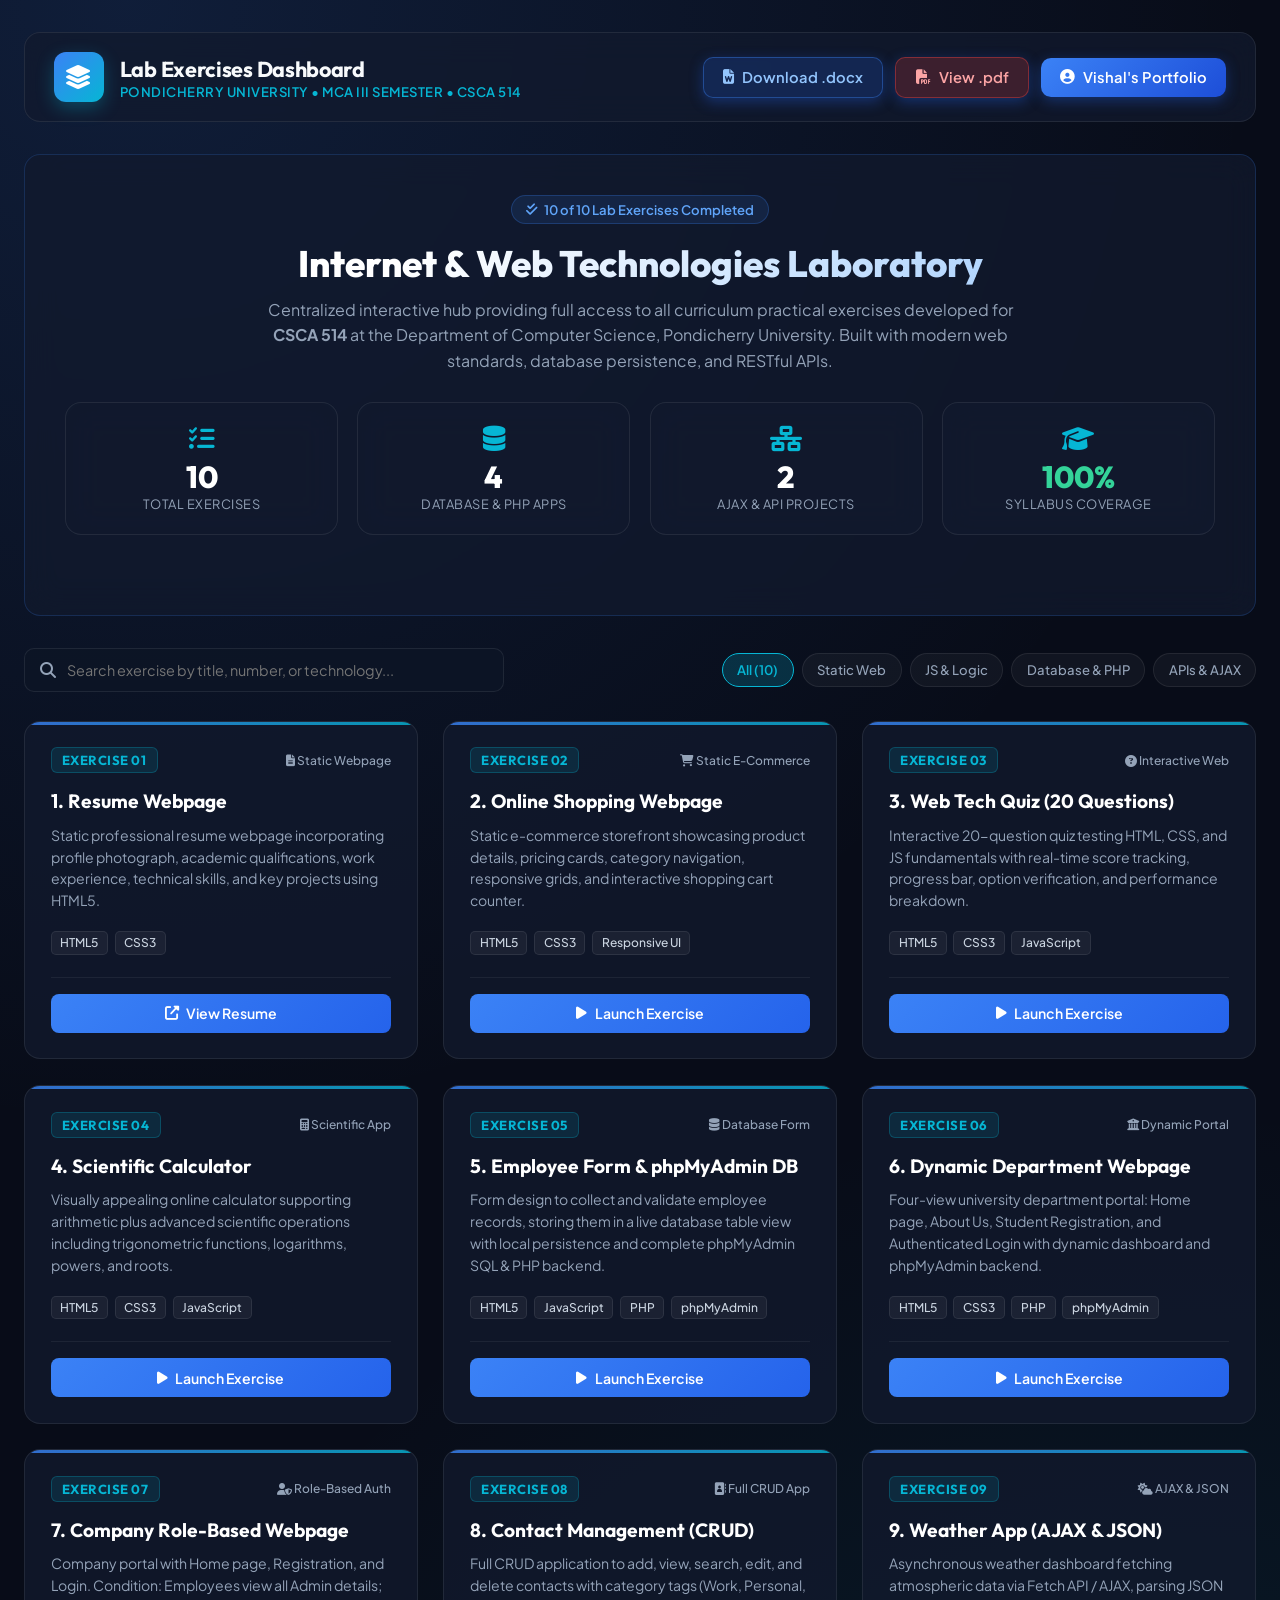
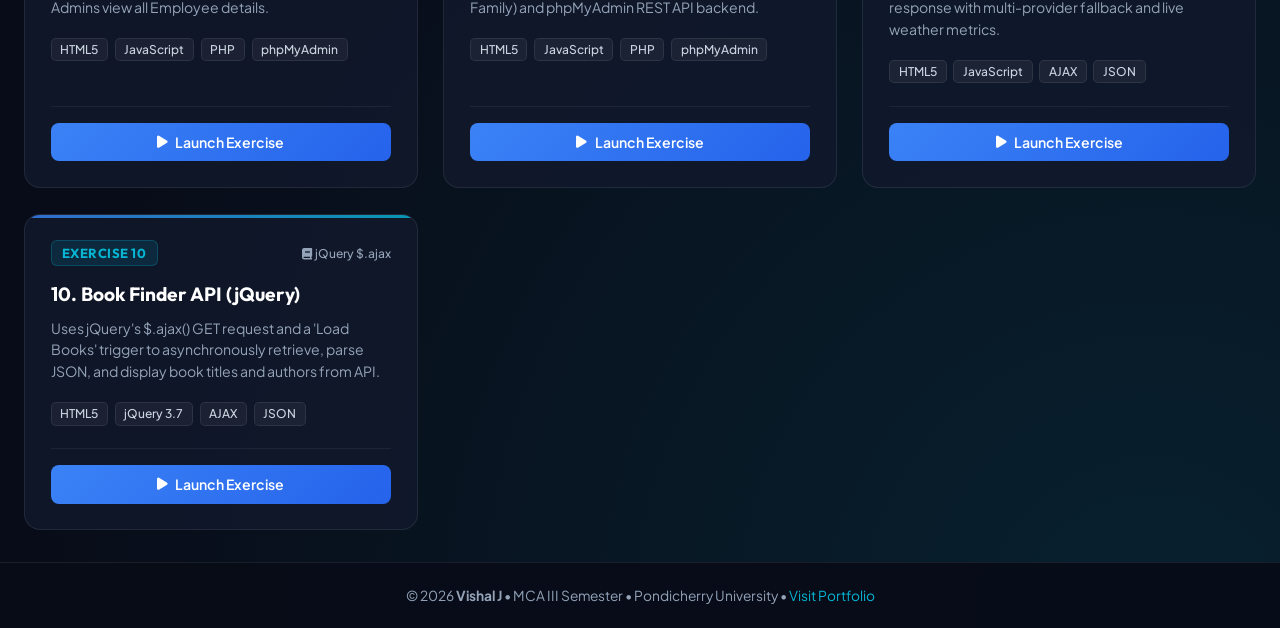
<file: index.html>
<!DOCTYPE html>
<html lang="en">
<head>
    <meta charset="UTF-8">
    <meta name="viewport" content="width=device-width, initial-scale=1.0">
    <title>CSCA 514: Web Technologies Lab Dashboard | Vishal J</title>
    <!-- Google Fonts -->
    <link rel="preconnect" href="https://fonts.googleapis.com">
    <link rel="preconnect" href="https://fonts.gstatic.com" crossorigin>
    <link href="https://fonts.googleapis.com/css2?family=Outfit:wght@500;600;700;800&family=Plus+Jakarta+Sans:wght@400;500;600;700&display=swap" rel="stylesheet">
    <!-- Font Awesome -->
    <link rel="stylesheet" href="https://cdnjs.cloudflare.com/ajax/libs/font-awesome/6.4.0/css/all.min.css">
    <!-- Custom CSS -->
    <link rel="stylesheet" href="style.css">
</head>
<body>

    <div class="dashboard-container">
        <!-- Top Navigation Bar -->
        <header class="top-header glass">
            <div class="header-brand">
                <div class="brand-icon">
                    <i class="fas fa-layer-group"></i>
                </div>
                <div class="brand-info">
                    <h1>Lab Exercises Dashboard</h1>
                    <p>Pondicherry University &bull; MCA III Semester &bull; CSCA 514</p>
                </div>
            </div>

            <div class="header-actions" style="display: flex; gap: 0.75rem; flex-wrap: wrap;">
                <a href="./MCA_Web_Technologies_Lab_Exercises.docx" download class="portfolio-link-btn" style="background: rgba(37, 99, 235, 0.2); border: 1px solid rgba(59, 130, 246, 0.4); color: #93c5fd;" title="Download Word Document">
                    <i class="fas fa-file-word"></i> Download .docx
                </a>
                <a href="./MCA_Web_Technologies_Lab_Exercises.pdf" target="_blank" class="portfolio-link-btn" style="background: rgba(239, 68, 68, 0.2); border: 1px solid rgba(239, 68, 68, 0.4); color: #fca5a5;" title="View PDF Document">
                    <i class="fas fa-file-pdf"></i> View .pdf
                </a>
                <a href="./portfolio/index.html" class="portfolio-link-btn" title="View Full Developer Portfolio">
                    <i class="fas fa-user-circle"></i> Vishal's Portfolio
                </a>
            </div>
        </header>

        <!-- Main Hero Panel -->
        <section class="hero-panel glass">
            <div class="hero-badge">
                <i class="fas fa-check-double"></i> 10 of 10 Lab Exercises Completed
            </div>
            <h2>Internet & Web Technologies Laboratory</h2>
            <p>
                Centralized interactive hub providing full access to all curriculum practical exercises developed for <strong>CSCA 514</strong> at the Department of Computer Science, Pondicherry University. Built with modern web standards, database persistence, and RESTful APIs.
            </p>

            <!-- Stats Bar -->
            <div class="stats-grid">
                <div class="stat-card glass">
                    <i class="fas fa-tasks stat-icon"></i>
                    <div class="stat-num" id="statTotal">10</div>
                    <div class="stat-label">Total Exercises</div>
                </div>
                <div class="stat-card glass">
                    <i class="fas fa-database stat-icon"></i>
                    <div class="stat-num">4</div>
                    <div class="stat-label">Database & PHP Apps</div>
                </div>
                <div class="stat-card glass">
                    <i class="fas fa-network-wired stat-icon"></i>
                    <div class="stat-num">2</div>
                    <div class="stat-label">AJAX & API Projects</div>
                </div>
                <div class="stat-card glass">
                    <i class="fas fa-graduation-cap stat-icon"></i>
                    <div class="stat-num" style="color: #34d399;">100%</div>
                    <div class="stat-label">Syllabus Coverage</div>
                </div>
            </div>
        </section>

        <!-- Search and Filter Controls -->
        <div class="controls-bar">
            <div class="search-box">
                <i class="fas fa-search"></i>
                <input type="text" id="exerciseSearch" placeholder="Search exercise by title, number, or technology...">
            </div>

            <div class="filter-pills">
                <button type="button" class="pill-btn active" data-category="all">All (10)</button>
                <button type="button" class="pill-btn" data-category="static">Static Web</button>
                <button type="button" class="pill-btn" data-category="javascript">JS & Logic</button>
                <button type="button" class="pill-btn" data-category="database">Database & PHP</button>
                <button type="button" class="pill-btn" data-category="api">APIs & AJAX</button>
            </div>
        </div>

        <!-- 10 Lab Exercises Grid -->
        <main class="exercises-grid" id="exercisesGrid">

            <!-- Exercise 1 -->
            <article class="exercise-card" data-category="static" data-search="1 resume webpage html static profile cv">
                <div>
                    <div class="card-top">
                        <span class="ex-number">Exercise 01</span>
                        <span class="category-tag"><i class="fas fa-file-alt"></i> Static Webpage</span>
                    </div>
                    <h3 class="card-title">1. Resume Webpage</h3>
                    <p class="card-desc">
                        Static professional resume webpage incorporating profile photograph, academic qualifications, work experience, technical skills, and key projects using HTML5.
                    </p>
                    <div class="card-tech-stack">
                        <span class="tech-tag">HTML5</span>
                        <span class="tech-tag">CSS3</span>
                    </div>
                </div>
                <div class="card-action">
                    <a href="portfolio/lab-exercises/resume/index.html" class="btn-launch">
                        <i class="fas fa-external-link-alt"></i> View Resume
                    </a>
                </div>
            </article>

            <!-- Exercise 2 -->
            <article class="exercise-card" data-category="static" data-search="2 online shopping webpage product details static e-commerce petstore">
                <div>
                    <div class="card-top">
                        <span class="ex-number">Exercise 02</span>
                        <span class="category-tag"><i class="fas fa-shopping-cart"></i> Static E-Commerce</span>
                    </div>
                    <h3 class="card-title">2. Online Shopping Webpage</h3>
                    <p class="card-desc">
                        Static e-commerce storefront showcasing product details, pricing cards, category navigation, responsive grids, and interactive shopping cart counter.
                    </p>
                    <div class="card-tech-stack">
                        <span class="tech-tag">HTML5</span>
                        <span class="tech-tag">CSS3</span>
                        <span class="tech-tag">Responsive UI</span>
                    </div>
                </div>
                <div class="card-action">
                    <a href="portfolio/lab-exercises/shopping/index.html" class="btn-launch">
                        <i class="fas fa-play"></i> Launch Exercise
                    </a>
                </div>
            </article>

            <!-- Exercise 3 -->
            <article class="exercise-card" data-category="javascript" data-search="3 simple quiz 20 questions display user score timer multiple choice">
                <div>
                    <div class="card-top">
                        <span class="ex-number">Exercise 03</span>
                        <span class="category-tag"><i class="fas fa-question-circle"></i> Interactive Web</span>
                    </div>
                    <h3 class="card-title">3. Web Tech Quiz (20 Questions)</h3>
                    <p class="card-desc">
                        Interactive 20-question quiz testing HTML, CSS, and JS fundamentals with real-time score tracking, progress bar, option verification, and performance breakdown.
                    </p>
                    <div class="card-tech-stack">
                        <span class="tech-tag">HTML5</span>
                        <span class="tech-tag">CSS3</span>
                        <span class="tech-tag">JavaScript</span>
                    </div>
                </div>
                <div class="card-action">
                    <a href="portfolio/lab-exercises/quiz/index.html" class="btn-launch">
                        <i class="fas fa-play"></i> Launch Exercise
                    </a>
                </div>
            </article>

            <!-- Exercise 4 -->
            <article class="exercise-card" data-category="javascript" data-search="4 online calculator basic scientific functions user friendly math">
                <div>
                    <div class="card-top">
                        <span class="ex-number">Exercise 04</span>
                        <span class="category-tag"><i class="fas fa-calculator"></i> Scientific App</span>
                    </div>
                    <h3 class="card-title">4. Scientific Calculator</h3>
                    <p class="card-desc">
                        Visually appealing online calculator supporting arithmetic plus advanced scientific operations including trigonometric functions, logarithms, powers, and roots.
                    </p>
                    <div class="card-tech-stack">
                        <span class="tech-tag">HTML5</span>
                        <span class="tech-tag">CSS3</span>
                        <span class="tech-tag">JavaScript</span>
                    </div>
                </div>
                <div class="card-action">
                    <a href="portfolio/lab-exercises/calculator/index.html" class="btn-launch">
                        <i class="fas fa-play"></i> Launch Exercise
                    </a>
                </div>
            </article>

            <!-- Exercise 5 -->
            <article class="exercise-card" data-category="database" data-search="5 employee details form table phpmyadmin database mysql insert">
                <div>
                    <div class="card-top">
                        <span class="ex-number">Exercise 05</span>
                        <span class="category-tag"><i class="fas fa-database"></i> Database Form</span>
                    </div>
                    <h3 class="card-title">5. Employee Form & phpMyAdmin DB</h3>
                    <p class="card-desc">
                        Form design to collect and validate employee records, storing them in a live database table view with local persistence and complete phpMyAdmin SQL & PHP backend.
                    </p>
                    <div class="card-tech-stack">
                        <span class="tech-tag">HTML5</span>
                        <span class="tech-tag">JavaScript</span>
                        <span class="tech-tag">PHP</span>
                        <span class="tech-tag">phpMyAdmin</span>
                    </div>
                </div>
                <div class="card-action">
                    <a href="portfolio/lab-exercises/employee-form/index.html" class="btn-launch">
                        <i class="fas fa-play"></i> Launch Exercise
                    </a>
                </div>
            </article>

            <!-- Exercise 6 -->
            <article class="exercise-card" data-category="database" data-search="6 department webpage front-end back-end database home page login registration about us pondicherry university">
                <div>
                    <div class="card-top">
                        <span class="ex-number">Exercise 06</span>
                        <span class="category-tag"><i class="fas fa-university"></i> Dynamic Portal</span>
                    </div>
                    <h3 class="card-title">6. Dynamic Department Webpage</h3>
                    <p class="card-desc">
                        Four-view university department portal: Home page, About Us, Student Registration, and Authenticated Login with dynamic dashboard and phpMyAdmin backend.
                    </p>
                    <div class="card-tech-stack">
                        <span class="tech-tag">HTML5</span>
                        <span class="tech-tag">CSS3</span>
                        <span class="tech-tag">PHP</span>
                        <span class="tech-tag">phpMyAdmin</span>
                    </div>
                </div>
                <div class="card-action">
                    <a href="portfolio/lab-exercises/department-webpage/index.html" class="btn-launch">
                        <i class="fas fa-play"></i> Launch Exercise
                    </a>
                </div>
            </article>

            <!-- Exercise 7 -->
            <article class="exercise-card" data-category="database" data-search="7 company webpage employee admin role authenticate view details registration login">
                <div>
                    <div class="card-top">
                        <span class="ex-number">Exercise 07</span>
                        <span class="category-tag"><i class="fas fa-user-shield"></i> Role-Based Auth</span>
                    </div>
                    <h3 class="card-title">7. Company Role-Based Webpage</h3>
                    <p class="card-desc">
                        Company portal with Home page, Registration, and Login. Condition: Employees view all Admin details; Admins view all Employee details.
                    </p>
                    <div class="card-tech-stack">
                        <span class="tech-tag">HTML5</span>
                        <span class="tech-tag">JavaScript</span>
                        <span class="tech-tag">PHP</span>
                        <span class="tech-tag">phpMyAdmin</span>
                    </div>
                </div>
                <div class="card-action">
                    <a href="portfolio/lab-exercises/company-webpage/index.html" class="btn-launch">
                        <i class="fas fa-play"></i> Launch Exercise
                    </a>
                </div>
            </article>

            <!-- Exercise 8 -->
            <article class="exercise-card" data-category="database" data-search="8 contact management application crud add view edit delete phpmyadmin contacts">
                <div>
                    <div class="card-top">
                        <span class="ex-number">Exercise 08</span>
                        <span class="category-tag"><i class="fas fa-address-book"></i> Full CRUD App</span>
                    </div>
                    <h3 class="card-title">8. Contact Management (CRUD)</h3>
                    <p class="card-desc">
                        Full CRUD application to add, view, search, edit, and delete contacts with category tags (Work, Personal, Family) and phpMyAdmin REST API backend.
                    </p>
                    <div class="card-tech-stack">
                        <span class="tech-tag">HTML5</span>
                        <span class="tech-tag">JavaScript</span>
                        <span class="tech-tag">PHP</span>
                        <span class="tech-tag">phpMyAdmin</span>
                    </div>
                </div>
                <div class="card-action">
                    <a href="portfolio/lab-exercises/contact-management/index.html" class="btn-launch">
                        <i class="fas fa-play"></i> Launch Exercise
                    </a>
                </div>
            </article>

            <!-- Exercise 9 -->
            <article class="exercise-card" data-category="api" data-search="9 ajax json fetch display data weather api temperature condition forecast">
                <div>
                    <div class="card-top">
                        <span class="ex-number">Exercise 09</span>
                        <span class="category-tag"><i class="fas fa-cloud-sun"></i> AJAX & JSON</span>
                    </div>
                    <h3 class="card-title">9. Weather App (AJAX & JSON)</h3>
                    <p class="card-desc">
                        Asynchronous weather dashboard fetching atmospheric data via Fetch API / AJAX, parsing JSON response with multi-provider fallback and live weather metrics.
                    </p>
                    <div class="card-tech-stack">
                        <span class="tech-tag">HTML5</span>
                        <span class="tech-tag">JavaScript</span>
                        <span class="tech-tag">AJAX</span>
                        <span class="tech-tag">JSON</span>
                    </div>
                </div>
                <div class="card-action">
                    <a href="portfolio/lab-exercises/weather-app/index.html" class="btn-launch">
                        <i class="fas fa-play"></i> Launch Exercise
                    </a>
                </div>
            </article>

            <!-- Exercise 10 -->
            <article class="exercise-card" data-category="api" data-search="10 jquery fetch display data books api load books $.ajax get titles authors">
                <div>
                    <div class="card-top">
                        <span class="ex-number">Exercise 10</span>
                        <span class="category-tag"><i class="fas fa-book"></i> jQuery $.ajax</span>
                    </div>
                    <h3 class="card-title">10. Book Finder API (jQuery)</h3>
                    <p class="card-desc">
                        Uses jQuery's $.ajax() GET request and a 'Load Books' trigger to asynchronously retrieve, parse JSON, and display book titles and authors from API.
                    </p>
                    <div class="card-tech-stack">
                        <span class="tech-tag">HTML5</span>
                        <span class="tech-tag">jQuery 3.7</span>
                        <span class="tech-tag">AJAX</span>
                        <span class="tech-tag">JSON</span>
                    </div>
                </div>
                <div class="card-action">
                    <a href="portfolio/lab-exercises/book-finder/index.html" class="btn-launch">
                        <i class="fas fa-play"></i> Launch Exercise
                    </a>
                </div>
            </article>

        </main>
    </div>

    <!-- Footer -->
    <footer>
        <p>
            &copy; 2026 <strong>Vishal J</strong> &bull; MCA III Semester &bull; Pondicherry University &bull; 
            <a href="./portfolio/index.html">Visit Portfolio</a>
        </p>
    </footer>

    <!-- Interactive Filter & Search Script -->
    <script>
        document.addEventListener('DOMContentLoaded', () => {
            const searchInput = document.getElementById('exerciseSearch');
            const filterBtns = document.querySelectorAll('.pill-btn');
            const cards = document.querySelectorAll('.exercise-card');
            const statTotal = document.getElementById('statTotal');

            let activeCategory = 'all';
            let searchQuery = '';

            function filterCards() {
                let visibleCount = 0;

                cards.forEach(card => {
                    const category = card.getAttribute('data-category');
                    const searchData = card.getAttribute('data-search') || '';

                    const matchesCategory = (activeCategory === 'all' || category === activeCategory);
                    const matchesSearch = !searchQuery || searchData.includes(searchQuery);

                    if (matchesCategory && matchesSearch) {
                        card.style.display = 'flex';
                        visibleCount++;
                    } else {
                        card.style.display = 'none';
                    }
                });

                if (statTotal) statTotal.textContent = visibleCount;
            }

            if (searchInput) {
                searchInput.addEventListener('input', (e) => {
                    searchQuery = e.target.value.toLowerCase().trim();
                    filterCards();
                });
            }

            filterBtns.forEach(btn => {
                btn.addEventListener('click', () => {
                    filterBtns.forEach(b => b.classList.remove('active'));
                    btn.classList.add('active');
                    activeCategory = btn.getAttribute('data-category');
                    filterCards();
                });
            });
        });
    </script>
</body>
</html>
</file>
<file: style.css>
@import url('https://fonts.googleapis.com/css2?family=Plus+Jakarta+Sans:wght@300;400;500;600;700;800&family=Outfit:wght@500;600;700;800&display=swap');

:root {
    --bg-dark: #080c18;
    --card-bg: rgba(18, 26, 46, 0.75);
    --card-hover: rgba(28, 40, 70, 0.85);
    --border-glass: rgba(255, 255, 255, 0.08);
    --primary: #3b82f6;
    --primary-light: #60a5fa;
    --accent: #06b6d4;
    --accent-glow: rgba(6, 182, 212, 0.25);
    --text-main: #f8fafc;
    --text-muted: #94a3b8;
    --success: #10b981;
    --warning: #f59e0b;
}

* {
    margin: 0;
    padding: 0;
    box-sizing: border-box;
    font-family: 'Plus Jakarta Sans', sans-serif;
}

h1, h2, h3, h4, .brand-title, .stat-num {
    font-family: 'Outfit', sans-serif;
}

body {
    background-color: var(--bg-dark);
    background-image: 
        radial-gradient(circle at 10% 0%, rgba(59, 130, 246, 0.15) 0%, transparent 45%),
        radial-gradient(circle at 90% 100%, rgba(6, 182, 212, 0.12) 0%, transparent 45%);
    color: var(--text-main);
    min-height: 100vh;
    display: flex;
    flex-direction: column;
}

.dashboard-container {
    max-width: 1320px;
    margin: 0 auto;
    padding: 2rem 1.5rem;
    flex: 1;
    width: 100%;
}

/* Glass Panels */
.glass {
    background: var(--card-bg);
    backdrop-filter: blur(16px);
    -webkit-backdrop-filter: blur(16px);
    border: 1px solid var(--border-glass);
    border-radius: 16px;
}

/* Top Header */
.top-header {
    display: flex;
    justify-content: space-between;
    align-items: center;
    padding: 1.2rem 1.8rem;
    margin-bottom: 2rem;
    flex-wrap: wrap;
    gap: 1.2rem;
}

.header-brand {
    display: flex;
    align-items: center;
    gap: 1rem;
}

.brand-icon {
    width: 50px;
    height: 50px;
    border-radius: 12px;
    background: linear-gradient(135deg, var(--primary), var(--accent));
    display: flex;
    align-items: center;
    justify-content: center;
    font-size: 1.5rem;
    color: #ffffff;
    box-shadow: 0 6px 18px rgba(6, 182, 212, 0.3);
}

.brand-info h1 {
    font-size: 1.35rem;
    font-weight: 700;
    letter-spacing: -0.3px;
}

.brand-info p {
    font-size: 0.82rem;
    color: var(--accent);
    font-weight: 600;
    letter-spacing: 0.5px;
    text-transform: uppercase;
}

.header-actions {
    display: flex;
    align-items: center;
    gap: 0.8rem;
}

.portfolio-link-btn {
    background: linear-gradient(135deg, var(--primary), #1d4ed8);
    color: #ffffff;
    text-decoration: none;
    font-size: 0.92rem;
    font-weight: 600;
    padding: 0.65rem 1.2rem;
    border-radius: 10px;
    display: inline-flex;
    align-items: center;
    gap: 0.5rem;
    box-shadow: 0 4px 14px rgba(37, 99, 235, 0.35);
    transition: all 0.25s ease;
}

.portfolio-link-btn:hover {
    transform: translateY(-2px);
    box-shadow: 0 6px 20px rgba(37, 99, 235, 0.5);
}

/* Hero Section */
.hero-panel {
    padding: 2.5rem;
    margin-bottom: 2rem;
    text-align: center;
    position: relative;
    overflow: hidden;
    border: 1px solid rgba(59, 130, 246, 0.2);
}

.hero-badge {
    display: inline-flex;
    align-items: center;
    gap: 0.45rem;
    background: rgba(59, 130, 246, 0.12);
    color: var(--primary-light);
    border: 1px solid rgba(59, 130, 246, 0.25);
    padding: 0.3rem 0.85rem;
    border-radius: 9999px;
    font-size: 0.82rem;
    font-weight: 600;
    margin-bottom: 1rem;
}

.hero-panel h2 {
    font-size: 2.3rem;
    font-weight: 800;
    margin-bottom: 0.6rem;
    background: linear-gradient(135deg, #ffffff 30%, #93c5fd 100%);
    -webkit-background-clip: text;
    -webkit-text-fill-color: transparent;
}

.hero-panel p {
    font-size: 1rem;
    color: var(--text-muted);
    max-width: 780px;
    margin: 0 auto 1.8rem auto;
    line-height: 1.6;
}

/* Stats Row */
.stats-grid {
    display: grid;
    grid-template-columns: repeat(4, 1fr);
    gap: 1.2rem;
    margin-bottom: 2.5rem;
}

.stat-card {
    padding: 1.4rem;
    text-align: center;
    border: 1px solid var(--border-glass);
}

.stat-icon {
    font-size: 1.6rem;
    color: var(--accent);
    margin-bottom: 0.4rem;
}

.stat-num {
    font-size: 1.9rem;
    font-weight: 800;
    color: #ffffff;
}

.stat-label {
    font-size: 0.8rem;
    color: var(--text-muted);
    text-transform: uppercase;
    letter-spacing: 0.5px;
}

/* Search and Filters */
.controls-bar {
    display: flex;
    justify-content: space-between;
    align-items: center;
    margin-bottom: 1.8rem;
    flex-wrap: wrap;
    gap: 1rem;
}

.search-box {
    position: relative;
    flex: 1;
    min-width: 280px;
    max-width: 480px;
}

.search-box i {
    position: absolute;
    left: 1rem;
    top: 50%;
    transform: translateY(-50%);
    color: var(--text-muted);
}

.search-box input {
    width: 100%;
    padding: 0.75rem 1rem 0.75rem 2.6rem;
    background: rgba(14, 22, 38, 0.85);
    border: 1px solid var(--border-glass);
    border-radius: 10px;
    color: #ffffff;
    font-size: 0.9rem;
    transition: all 0.2s;
}

.search-box input:focus {
    outline: none;
    border-color: var(--accent);
    box-shadow: 0 0 0 2px var(--accent-glow);
}

.filter-pills {
    display: flex;
    gap: 0.5rem;
    flex-wrap: wrap;
}

.pill-btn {
    background: rgba(255, 255, 255, 0.04);
    border: 1px solid var(--border-glass);
    color: var(--text-muted);
    padding: 0.45rem 0.9rem;
    border-radius: 9999px;
    font-size: 0.82rem;
    font-weight: 500;
    cursor: pointer;
    transition: all 0.2s;
}

.pill-btn:hover {
    color: #ffffff;
    background: rgba(255, 255, 255, 0.08);
}

.pill-btn.active {
    background: rgba(6, 182, 212, 0.2);
    border-color: var(--accent);
    color: var(--accent);
    font-weight: 600;
}

/* Grid of 10 Exercises */
.exercises-grid {
    display: grid;
    grid-template-columns: repeat(auto-fill, minmax(360px, 1fr));
    gap: 1.6rem;
}

.exercise-card {
    background: var(--card-bg);
    border: 1px solid var(--border-glass);
    border-radius: 16px;
    padding: 1.6rem;
    display: flex;
    flex-direction: column;
    justify-content: space-between;
    transition: all 0.25s ease;
    position: relative;
    overflow: hidden;
}

.exercise-card::before {
    content: '';
    position: absolute;
    top: 0;
    left: 0;
    right: 0;
    height: 3px;
    background: linear-gradient(90deg, var(--primary), var(--accent));
    opacity: 0.8;
}

.exercise-card:hover {
    background: var(--card-hover);
    transform: translateY(-4px);
    box-shadow: 0 10px 30px rgba(0, 0, 0, 0.4);
    border-color: rgba(59, 130, 246, 0.35);
}

.card-top {
    display: flex;
    justify-content: space-between;
    align-items: center;
    margin-bottom: 1rem;
}

.ex-number {
    font-family: 'Outfit', sans-serif;
    font-size: 0.82rem;
    font-weight: 700;
    color: var(--accent);
    text-transform: uppercase;
    letter-spacing: 0.5px;
    background: rgba(6, 182, 212, 0.12);
    padding: 0.25rem 0.65rem;
    border-radius: 6px;
    border: 1px solid rgba(6, 182, 212, 0.25);
}

.category-tag {
    font-size: 0.75rem;
    color: var(--text-muted);
    font-weight: 500;
}

.card-title {
    font-size: 1.2rem;
    font-weight: 700;
    color: #ffffff;
    margin-bottom: 0.6rem;
    line-height: 1.35;
}

.card-desc {
    font-size: 0.88rem;
    color: var(--text-muted);
    line-height: 1.55;
    margin-bottom: 1.2rem;
    flex: 1;
}

.card-tech-stack {
    display: flex;
    flex-wrap: wrap;
    gap: 0.4rem;
    margin-bottom: 1.4rem;
}

.tech-tag {
    font-size: 0.75rem;
    background: rgba(255, 255, 255, 0.05);
    border: 1px solid rgba(255, 255, 255, 0.08);
    color: #cbd5e1;
    padding: 0.2rem 0.55rem;
    border-radius: 5px;
    font-weight: 500;
}

.card-action {
    display: flex;
    gap: 0.6rem;
    border-top: 1px solid rgba(255, 255, 255, 0.06);
    padding-top: 1rem;
}

.btn-launch {
    flex: 1;
    background: linear-gradient(135deg, var(--primary), #2563eb);
    color: #ffffff;
    text-decoration: none;
    font-size: 0.88rem;
    font-weight: 600;
    padding: 0.65rem 1rem;
    border-radius: 8px;
    display: inline-flex;
    align-items: center;
    justify-content: center;
    gap: 0.45rem;
    transition: all 0.2s;
}

.btn-launch:hover {
    background: linear-gradient(135deg, #0284c7, #1d4ed8);
    box-shadow: 0 4px 14px rgba(37, 99, 235, 0.4);
}

.btn-code-preview {
    background: rgba(255, 255, 255, 0.05);
    border: 1px solid var(--border-glass);
    color: var(--text-muted);
    font-size: 0.85rem;
    padding: 0.65rem 0.85rem;
    border-radius: 8px;
    cursor: pointer;
    text-decoration: none;
    display: inline-flex;
    align-items: center;
    gap: 0.35rem;
    transition: all 0.2s;
}

.btn-code-preview:hover {
    color: var(--accent);
    background: rgba(6, 182, 212, 0.1);
}

/* Empty search state */
.empty-search {
    text-align: center;
    padding: 4rem 1.5rem;
    color: var(--text-muted);
    grid-column: 1 / -1;
}

.empty-search i {
    font-size: 3rem;
    color: rgba(255, 255, 255, 0.12);
    margin-bottom: 1rem;
}

/* Footer */
footer {
    background: rgba(8, 12, 24, 0.95);
    border-top: 1px solid var(--border-glass);
    padding: 1.5rem;
    text-align: center;
    font-size: 0.86rem;
    color: var(--text-muted);
    margin-top: auto;
}

footer a {
    color: var(--accent);
    text-decoration: none;
}

footer a:hover {
    text-decoration: underline;
}

/* Responsive */
@media (max-width: 900px) {
    .stats-grid {
        grid-template-columns: repeat(2, 1fr);
    }
    .hero-panel {
        padding: 2rem 1.5rem;
    }
    .hero-panel h2 {
        font-size: 1.8rem;
    }
}

@media (max-width: 600px) {
    .exercises-grid {
        grid-template-columns: 1fr;
    }
    .top-header {
        flex-direction: column;
        align-items: stretch;
    }
    .controls-bar {
        flex-direction: column;
        align-items: stretch;
    }
}
</file>
